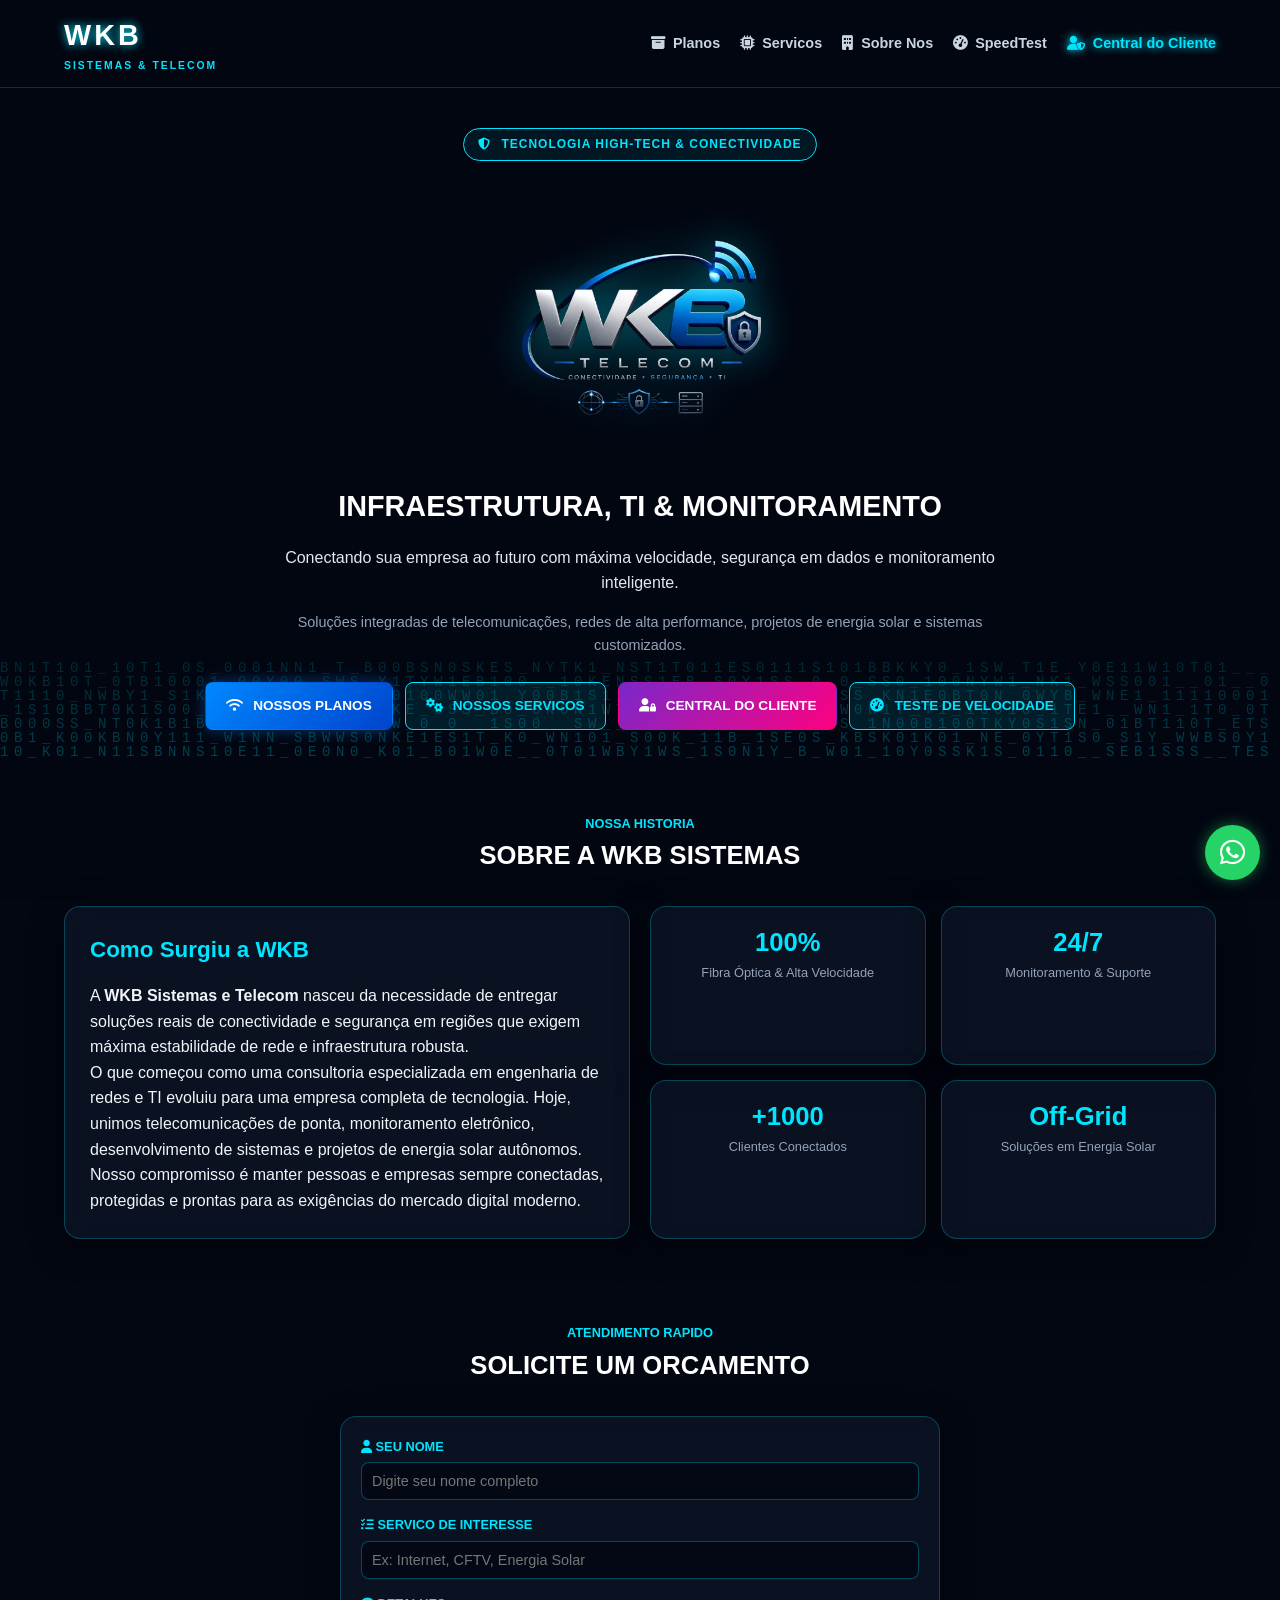
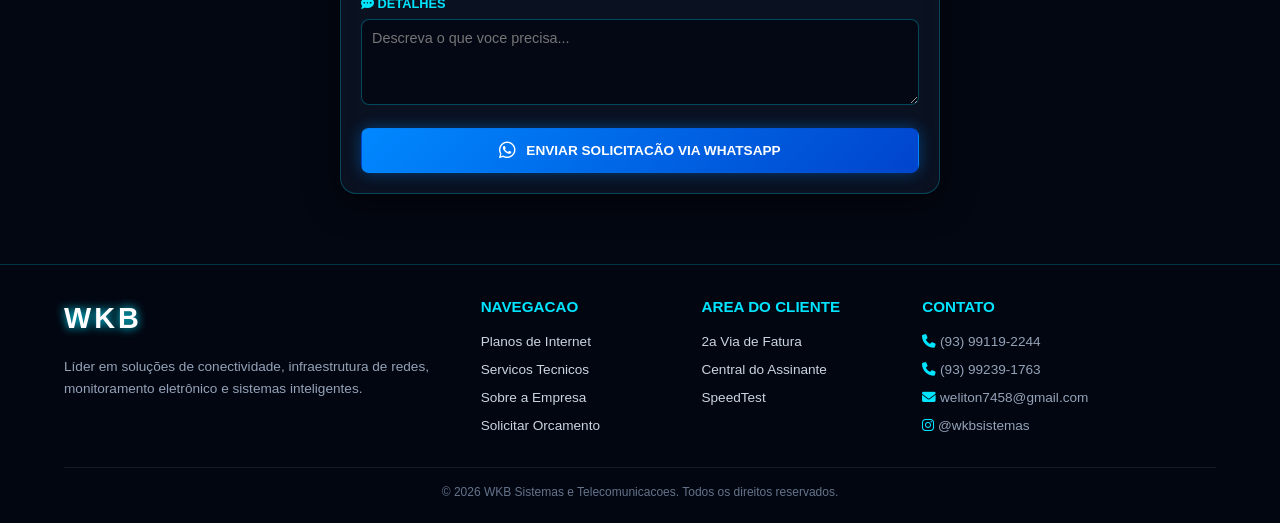
<file: index.html>
<!DOCTYPE html>
<html lang="pt-BR">
<head>
  <meta charset="UTF-8">
  <meta name="viewport" content="width=device-width, initial-scale=1.0">
  <title>WKB Sistemas | Conectividade &amp; Seguran�a High-Tech</title>
  <link rel="stylesheet" href="https://cdnjs.cloudflare.com/ajax/libs/font-awesome/6.4.0/css/all.min.css">
  <link rel="stylesheet" href="style.css">
</head>
<body>

  <!-- TELA INICIAL OVERLAY (Removida ap�s o carregamento) -->
  <div id="introOverlay" class="intro-overlay">
    <div class="glass-card intro-box">
      <div class="intro-header">
        <span class="logo-wkb">WKB</span>
        <span class="status-pulse"></span>
      </div>
      <p class="intro-title"><i class="fa-solid fa-server"></i> CONECTANDO AO SERVIDOR...</p>
      
      <div class="intro-stats">
        <div class="stat-line"><span>STATUS DA REDE:</span> <strong style="color: #00e5ff;">ONLINE</strong></div>
        <div class="stat-line"><span>LAT&Ecirc;NCIA:</span> <strong id="pingVal">12 ms</strong></div>
        <div class="stat-line"><span>SEGURAN&Ccedil;A:</span> <strong style="color: #25d366;">CRIPTOGRAFADO</strong></div>
      </div>

      <div class="progress-bar-container">
        <div id="progressBar" class="progress-bar"></div>
      </div>
    </div>
  </div>

  <canvas id="serverCanvas"></canvas>

  <header class="navbar">
    <div class="container nav-container">
      <a href="#" class="brand-logo">
        <span class="logo-wkb">WKB</span>
        <span class="logo-sub">SISTEMAS &amp; TELECOM</span>
      </a>

      <button class="menu-toggle" id="menuToggle" aria-label="Abrir Menu">
        <i class="fa-solid fa-bars"></i>
      </button>

      <nav class="nav-menu" id="navMenu">
        <ul class="nav-links">
          <li><a href="./planos/index.html"><i class="fa-solid fa-box-archive"></i> Planos</a></li>
          <li><a href="./servicos/index.html"><i class="fa-solid fa-microchip"></i> Servicos</a></li>
          <li><a href="#sobre"><i class="fa-solid fa-building"></i> Sobre Nos</a></li>
          <li><a href="https://www.speedtest.net/" target="_blank" rel="noopener noreferrer"><i class="fa-solid fa-gauge-high"></i> SpeedTest</a></li>
          <li><a href="https://wkbtelecom.centralassinante.com.br/" target="_blank" rel="noopener noreferrer" class="link-destaque"><i class="fa-solid fa-user-shield"></i> Central do Cliente</a></li>
        </ul>
      </nav>
    </div>
  </header>

  <section class="hero">
    <div class="container hero-container">
      
      <div class="badge-cyber">
        <i class="fa-solid fa-shield-halved"></i> TECNOLOGIA HIGH-TECH &amp; CONECTIVIDADE
      </div>

      <div class="hero-logo-wrapper">
        <img src="logo.png" alt="WKB Logo" class="hero-logo-img">
      </div>

      <h1 class="hero-title">Infraestrutura, TI &amp; Monitoramento</h1>

      <p class="hero-tagline">
        Conectando sua empresa ao futuro com m&aacute;xima velocidade, seguran&ccedil;a em dados e monitoramento inteligente.
      </p>

      <p class="hero-description">
        Solu&ccedil;&otilde;es integradas de telecomunica&ccedil;&otilde;es, redes de alta performance, projetos de energia solar e sistemas customizados.
      </p>

      <div class="hero-actions">
        <a href="./planos/index.html" class="btn-cyber btn-glow-blue">
          <i class="fa-solid fa-wifi"></i> NOSSOS PLANOS
        </a>

        <a href="./servicos/index.html" class="btn-cyber btn-glow-cyan">
          <i class="fa-solid fa-gears"></i> NOSSOS SERVICOS
        </a>

        <a href="https://wkbtelecom.centralassinante.com.br/" target="_blank" rel="noopener noreferrer" class="btn-cyber btn-glow-purple">
          <i class="fa-solid fa-user-lock"></i> CENTRAL DO CLIENTE
        </a>

        <a href="https://www.speedtest.net/" target="_blank" rel="noopener noreferrer" class="btn-cyber btn-glow-cyan">
          <i class="fa-solid fa-gauge-high"></i> TESTE DE VELOCIDADE
        </a>
      </div>

    </div>
  </section>

  <section class="about-section" id="sobre">
    <div class="container">
      <div class="section-header">
        <span class="section-subtitle">Nossa Historia</span>
        <h2 class="section-title">Sobre a WKB Sistemas</h2>
      </div>

      <div class="about-grid">
        <div class="glass-card about-content" style="padding: 25px;">
          <h3 style="color: #00e5ff; font-size: 1.4rem; margin-bottom: 15px;">Como Surgiu a WKB</h3>
          <p>
            A <strong>WKB Sistemas e Telecom</strong> nasceu da necessidade de entregar solu&ccedil;&otilde;es reais de conectividade e seguran&ccedil;a em regi&otilde;es que exigem m&aacute;xima estabilidade de rede e infraestrutura robusta.
          </p>
          <p>
            O que come&ccedil;ou como uma consultoria especializada em engenharia de redes e TI evoluiu para uma empresa completa de tecnologia. Hoje, unimos telecomunica&ccedil;&otilde;es de ponta, monitoramento eletr&ocirc;nico, desenvolvimento de sistemas e projetos de energia solar aut&ocirc;nomos.
          </p>
          <p>
            Nosso compromisso &eacute; manter pessoas e empresas sempre conectadas, protegidas e prontas para as exig&ecirc;ncias do mercado digital moderno.
          </p>
        </div>

        <div class="stats-grid">
          <div class="glass-card stat-box">
            <div class="stat-number">100%</div>
            <div class="stat-label">Fibra &Oacute;ptica &amp; Alta Velocidade</div>
          </div>
          <div class="glass-card stat-box">
            <div class="stat-number">24/7</div>
            <div class="stat-label">Monitoramento &amp; Suporte</div>
          </div>
          <div class="glass-card stat-box">
            <div class="stat-number">+1000</div>
            <div class="stat-label">Clientes Conectados</div>
          </div>
          <div class="glass-card stat-box">
            <div class="stat-number">Off-Grid</div>
            <div class="stat-label">Solu&ccedil;&otilde;es em Energia Solar</div>
          </div>
        </div>
      </div>
    </div>
  </section>

  <section class="contact-section" id="contato">
    <div class="container">
      <div class="section-header">
        <span class="section-subtitle">Atendimento Rapido</span>
        <h2 class="section-title">Solicite um Orcamento</h2>
      </div>

      <div class="glass-card contact-box">
        <form id="whatsappForm">
          <div class="form-group">
            <label for="nome"><i class="fa-solid fa-user"></i> SEU NOME</label>
            <input type="text" id="nome" class="form-control" required placeholder="Digite seu nome completo">
          </div>

          <div class="form-group">
            <label for="servico"><i class="fa-solid fa-list-check"></i> SERVICO DE INTERESSE</label>
            <input type="text" id="servico" class="form-control" placeholder="Ex: Internet, CFTV, Energia Solar">
          </div>

          <div class="form-group">
            <label for="mensagem"><i class="fa-solid fa-comment-dots"></i> DETALHES</label>
            <textarea id="mensagem" class="form-control" rows="4" placeholder="Descreva o que voce precisa..."></textarea>
          </div>

          <button type="submit" class="btn-cyber btn-glow-blue" style="width: 100%;">
            <i class="fa-brands fa-whatsapp" style="font-size: 1.2rem;"></i> ENVIAR SOLICITAC&Atilde;O VIA WHATSAPP
          </button>
        </form>
      </div>
    </div>
  </section>

  <footer class="footer">
    <div class="container">
      <div class="footer-grid">
        
        <div class="footer-col">
          <span class="logo-wkb">WKB</span>
          <p style="margin-top: 15px;">
            L&iacute;der em solu&ccedil;&otilde;es de conectividade, infraestrutura de redes, monitoramento eletr&ocirc;nico e sistemas inteligentes.
          </p>
        </div>

        <div class="footer-col">
          <h4>Navegacao</h4>
          <ul>
            <li><a href="./planos/index.html">Planos de Internet</a></li>
            <li><a href="./servicos/index.html">Servicos Tecnicos</a></li>
            <li><a href="#sobre">Sobre a Empresa</a></li>
            <li><a href="#contato">Solicitar Orcamento</a></li>
          </ul>
        </div>

        <div class="footer-col">
          <h4>Area do Cliente</h4>
          <ul>
            <li><a href="https://wkbtelecom.centralassinante.com.br/" target="_blank">2a Via de Fatura</a></li>
            <li><a href="https://wkbtelecom.centralassinante.com.br/" target="_blank">Central do Assinante</a></li>
            <li><a href="https://www.speedtest.net/" target="_blank">SpeedTest</a></li>
          </ul>
        </div>

        <div class="footer-col">
          <h4>Contato</h4>
          <p><i class="fa-solid fa-phone" style="color: #00e5ff;"></i> (93) 99119-2244</p>
          <p><i class="fa-solid fa-phone" style="color: #00e5ff;"></i> (93) 99239-1763</p>
          <p><i class="fa-solid fa-envelope" style="color: #00e5ff;"></i> weliton7458@gmail.com</p>
          <p><i class="fa-brands fa-instagram" style="color: #00e5ff;"></i> @wkbsistemas</p>
        </div>

      </div>

      <div class="footer-bottom">
        <p>&copy; 2026 WKB Sistemas e Telecomunicacoes. Todos os direitos reservados.</p>
      </div>
    </div>
  </footer>

  <!-- WIDGET FLUTUANTE DO WHATSAPP (FECHADO POR PADR�O) -->
  <div class="wa-widget-container">
    <div id="waChatBox" class="wa-chat-box">
      <div class="wa-chat-header">
        <div class="wa-profile">
          <img src="logo.png" alt="WKB Logo" class="wa-avatar">
          <div class="wa-user-info">
            <strong>WKB Sistemas &amp; Telecom</strong>
            <span id="waStatus">Online</span>
          </div>
        </div>
        <button id="waCloseBtn" class="wa-close-btn">&times;</button>
      </div>

      <div class="wa-chat-body">
        <div class="wa-msg-bubble">
          <p>Ol&aacute;! Seja bem-vindo &agrave; WKB Sistemas. &#128075;</p>
          <p>Como podemos te ajudar hoje?</p>
          <span class="wa-msg-time">Agora</span>
        </div>
      </div>

      <div class="wa-chat-footer">
        <input type="text" id="waInputMsg" placeholder="Digite sua mensagem..." class="wa-input">
        <button id="waSendBtn" class="wa-send-btn"><i class="fa-solid fa-paper-plane"></i></button>
      </div>
    </div>

    <button id="waFloatBtn" class="wa-float-btn" aria-label="Abrir WhatsApp">
      <i class="fa-brands fa-whatsapp"></i>
    </button>
  </div>

  <script src="script.js"></script>
</body>
</html>
</file>
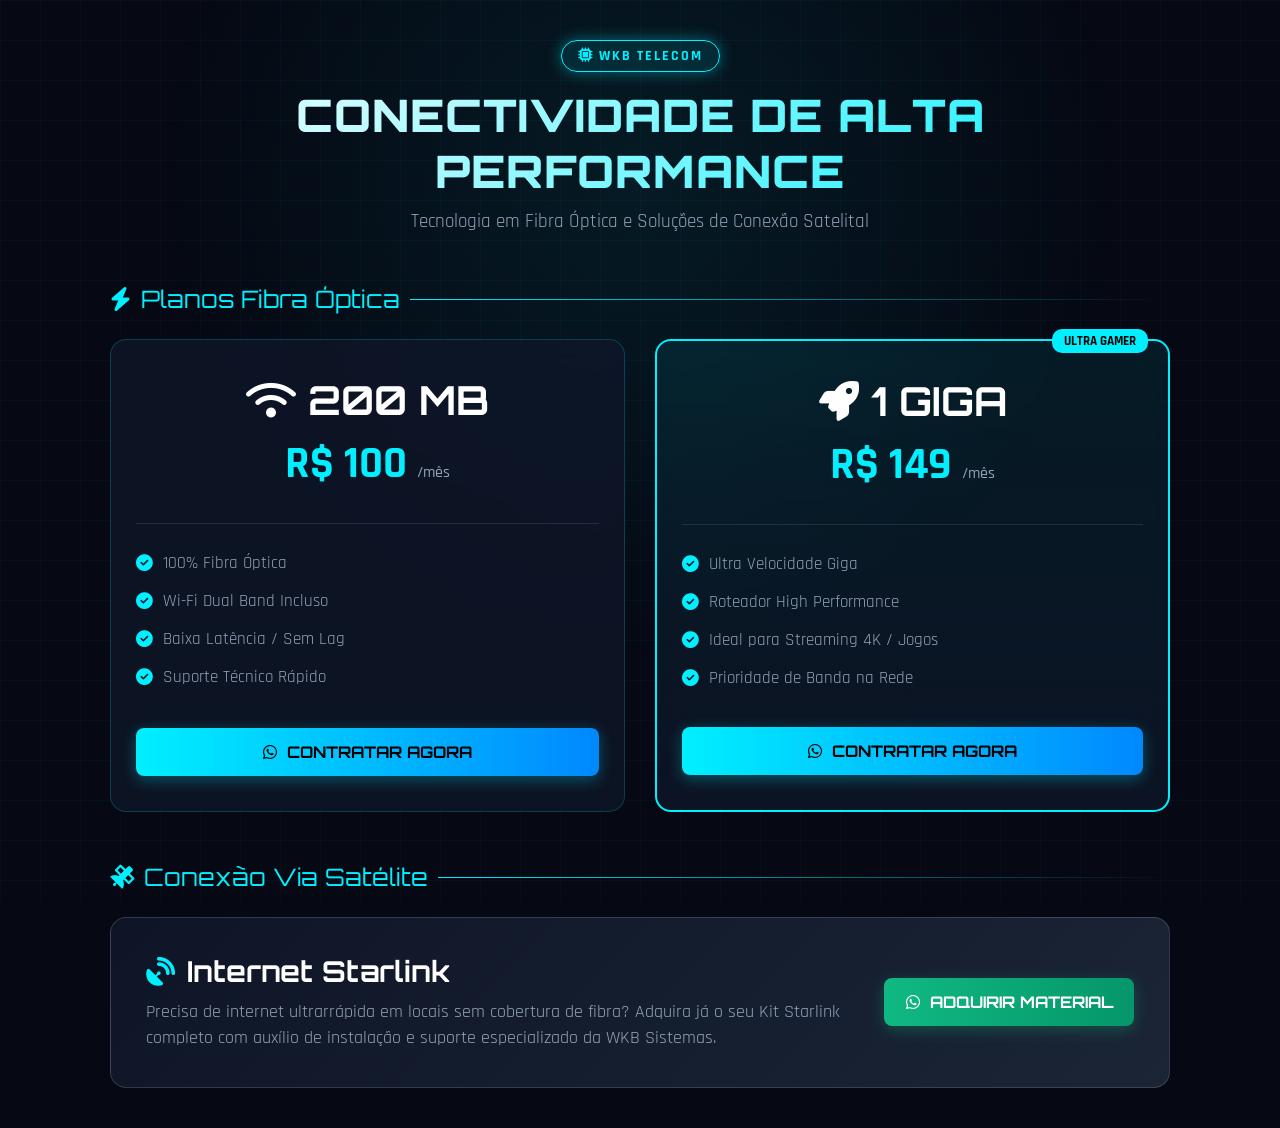
<file: planos/index.html>
<!DOCTYPE html>
<html lang="pt-BR">
<head>
    <meta charset="UTF-8">
    <meta name="viewport" content="width=device-width, initial-scale=1.0">
    <title>WKB Telecom - Planos de Internet & Starlink</title>
    
    <!-- Fontes Tech -->
    <link rel="preconnect" href="https://fonts.googleapis.com">
    <link rel="preconnect" href="https://fonts.gstatic.com" crossorigin>
    <link href="https://fonts.googleapis.com/css2?family=Orbitron:wght@500;700;900&family=Rajdhani:wght@500;600;700&display=swap" rel="stylesheet">
    <link rel="stylesheet" href="https://cdnjs.cloudflare.com/ajax/libs/font-awesome/6.4.0/css/all.min.css">

    <style>
        :root {
            --bg-color: #060913;
            --card-bg: rgba(15, 23, 42, 0.75);
            --primary-cyan: #00f0ff;
            --glow-cyan: rgba(0, 240, 255, 0.4);
            --text-main: #f8fafc;
            --text-sub: #94a3b8;
        }

        * {
            margin: 0;
            padding: 0;
            box-sizing: border-box;
            font-family: 'Rajdhani', sans-serif;
        }

        body {
            background-color: var(--bg-color);
            color: var(--text-main);
            min-height: 100vh;
            overflow-x: hidden;
            position: relative;
        }

        /* Animação de Fundo Tech Grid */
        body::before {
            content: "";
            position: fixed;
            top: 0; left: 0; right: 0; bottom: 0;
            background: 
                radial-gradient(circle at 50% 20%, rgba(0, 240, 255, 0.08) 0%, transparent 50%),
                linear-gradient(rgba(0, 240, 255, 0.03) 1px, transparent 1px),
                linear-gradient(90deg, rgba(0, 240, 255, 0.03) 1px, transparent 1px);
            background-size: 100% 100%, 40px 40px, 40px 40px;
            z-index: -1;
            animation: gridMove 20s linear infinite;
        }

        @keyframes gridMove {
            0% { background-position: 0 0, 0 0, 0 0; }
            100% { background-position: 0 0, 0 40px, 40px 0; }
        }

        .container {
            max-width: 1100px;
            margin: 0 auto;
            padding: 40px 20px;
        }

        header {
            text-align: center;
            margin-bottom: 50px;
        }

        .badge-tech {
            display: inline-block;
            padding: 6px 16px;
            background: rgba(0, 240, 255, 0.1);
            border: 1px solid var(--primary-cyan);
            color: var(--primary-cyan);
            border-radius: 20px;
            font-size: 0.9rem;
            font-weight: 700;
            letter-spacing: 2px;
            text-transform: uppercase;
            box-shadow: 0 0 15px var(--glow-cyan);
            margin-bottom: 15px;
            animation: pulse 2s infinite alternate;
        }

        h1 {
            font-family: 'Orbitron', sans-serif;
            font-size: 2.8rem;
            font-weight: 900;
            letter-spacing: 1px;
            text-transform: uppercase;
            background: linear-gradient(135deg, #ffffff 0%, var(--primary-cyan) 100%);
            -webkit-background-clip: text;
            -webkit-text-fill-color: transparent;
            margin-bottom: 10px;
        }

        p.subtitle {
            color: var(--text-sub);
            font-size: 1.2rem;
        }

        .section-title {
            font-family: 'Orbitron', sans-serif;
            font-size: 1.5rem;
            color: var(--primary-cyan);
            margin-bottom: 25px;
            display: flex;
            align-items: center;
            gap: 10px;
        }

        .section-title::after {
            content: "";
            flex: 1;
            height: 1px;
            background: linear-gradient(90deg, var(--primary-cyan), transparent);
        }

        .plans-grid {
            display: grid;
            grid-template-columns: repeat(auto-fit, minmax(300px, 1fr));
            gap: 30px;
            margin-bottom: 50px;
        }

        .plan-card {
            background: var(--card-bg);
            border: 1px solid rgba(0, 240, 255, 0.2);
            border-radius: 16px;
            padding: 35px 25px;
            position: relative;
            backdrop-filter: blur(10px);
            transition: all 0.3s ease;
            display: flex;
            flex-direction: column;
            justify-content: space-between;
        }

        .plan-card:hover {
            transform: translateY(-8px);
            border-color: var(--primary-cyan);
            box-shadow: 0 10px 30px var(--glow-cyan);
        }

        .plan-card.highlight {
            border: 2px solid var(--primary-cyan);
            background: linear-gradient(180deg, rgba(0, 240, 255, 0.08) 0%, var(--card-bg) 100%);
        }

        .popular-badge {
            position: absolute;
            top: -12px;
            right: 20px;
            background: var(--primary-cyan);
            color: #000;
            font-weight: 800;
            font-size: 0.8rem;
            padding: 4px 12px;
            border-radius: 10px;
            text-transform: uppercase;
        }

        .plan-header {
            text-align: center;
            border-bottom: 1px solid rgba(255, 255, 255, 0.1);
            padding-bottom: 20px;
            margin-bottom: 20px;
        }

        .plan-speed {
            font-family: 'Orbitron', sans-serif;
            font-size: 2.5rem;
            font-weight: 700;
            color: #fff;
        }

        .plan-price {
            font-size: 2.8rem;
            font-weight: 800;
            color: var(--primary-cyan);
            margin: 10px 0;
        }

        .plan-price span {
            font-size: 1rem;
            color: var(--text-sub);
            font-weight: 500;
        }

        .plan-features {
            list-style: none;
            margin-bottom: 30px;
        }

        .plan-features li {
            padding: 8px 0;
            color: var(--text-sub);
            display: flex;
            align-items: center;
            gap: 10px;
            font-size: 1.05rem;
        }

        .plan-features li i {
            color: var(--primary-cyan);
        }

        .btn-action {
            display: flex;
            align-items: center;
            justify-content: center;
            gap: 10px;
            width: 100%;
            padding: 14px;
            background: linear-gradient(90deg, #00f0ff, #0088ff);
            color: #000;
            font-family: 'Orbitron', sans-serif;
            font-size: 1rem;
            font-weight: 700;
            text-transform: uppercase;
            text-decoration: none;
            border-radius: 8px;
            transition: all 0.3s ease;
            box-shadow: 0 4px 15px rgba(0, 240, 255, 0.3);
        }

        .btn-action:hover {
            box-shadow: 0 0 25px var(--primary-cyan);
            transform: scale(1.02);
            color: #000;
        }

        .starlink-card {
            background: linear-gradient(135deg, rgba(15, 23, 42, 0.9) 0%, rgba(30, 41, 59, 0.9) 100%);
            border: 1px solid rgba(255, 255, 255, 0.15);
            border-radius: 16px;
            padding: 35px;
            display: grid;
            grid-template-columns: 1fr 250px;
            align-items: center;
            gap: 30px;
        }

        .starlink-info h2 {
            font-family: 'Orbitron', sans-serif;
            font-size: 1.8rem;
            color: #fff;
            margin-bottom: 10px;
            display: flex;
            align-items: center;
            gap: 12px;
        }

        .starlink-info p {
            color: var(--text-sub);
            font-size: 1.1rem;
            line-height: 1.5;
        }

        .btn-starlink {
            background: linear-gradient(90deg, #10b981, #059669);
            color: #fff;
            box-shadow: 0 4px 15px rgba(16, 185, 129, 0.3);
        }

        .btn-starlink:hover {
            box-shadow: 0 0 25px rgba(16, 185, 129, 0.6);
            color: #fff;
        }

        @keyframes pulse {
            0% { box-shadow: 0 0 5px var(--glow-cyan); }
            100% { box-shadow: 0 0 20px var(--glow-cyan); }
        }

        @media (max-width: 768px) {
            h1 { font-size: 2rem; }
            .starlink-card {
                grid-template-columns: 1fr;
                text-align: center;
            }
            .starlink-info h2 {
                justify-content: center;
            }
        }
    </style>
</head>
<body>

    <div class="container">
        <header>
            <div class="badge-tech"><i class="fa-solid fa-microchip"></i> WKB Telecom</div>
            <h1>Conectividade de Alta Performance</h1>
            <p class="subtitle">Tecnologia em Fibra Óptica e Soluções de Conexão Satelital</p>
        </header>

        <div class="section-title">
            <i class="fa-solid fa-bolt"></i> Planos Fibra Óptica
        </div>

        <div class="plans-grid">
            <!-- Plano 200 MB -->
            <div class="plan-card">
                <div>
                    <div class="plan-header">
                        <div class="plan-speed"><i class="fa-solid fa-wifi"></i> 200 MB</div>
                        <div class="plan-price">R$ 100 <span>/mês</span></div>
                    </div>
                    <ul class="plan-features">
                        <li><i class="fa-solid fa-circle-check"></i> 100% Fibra Óptica</li>
                        <li><i class="fa-solid fa-circle-check"></i> Wi-Fi Dual Band Incluso</li>
                        <li><i class="fa-solid fa-circle-check"></i> Baixa Latência / Sem Lag</li>
                        <li><i class="fa-solid fa-circle-check"></i> Suporte Técnico Rápido</li>
                    </ul>
                </div>
                <a href="https://wa.me/5593991192244?text=Ol%C3%A1!%20Gostaria%20de%20contratar%20o%20plano%20de%20Fibra%20%C3%93ptica%20de%20200%20MB%20por%20R%24%20100%2Fm%C3%AAs." target="_blank" class="btn-action">
                    <i class="fa-brands fa-whatsapp"></i> Contratar Agora
                </a>
            </div>

            <!-- Plano 1 GB -->
            <div class="plan-card highlight">
                <div class="popular-badge">Ultra Gamer</div>
                <div>
                    <div class="plan-header">
                        <div class="plan-speed"><i class="fa-solid fa-rocket"></i> 1 GIGA</div>
                        <div class="plan-price">R$ 149 <span>/mês</span></div>
                    </div>
                    <ul class="plan-features">
                        <li><i class="fa-solid fa-circle-check"></i> Ultra Velocidade Giga</li>
                        <li><i class="fa-solid fa-circle-check"></i> Roteador High Performance</li>
                        <li><i class="fa-solid fa-circle-check"></i> Ideal para Streaming 4K / Jogos</li>
                        <li><i class="fa-solid fa-circle-check"></i> Prioridade de Banda na Rede</li>
                    </ul>
                </div>
                <a href="https://wa.me/5593991192244?text=Ol%C3%A1!%20Gostaria%20de%20contratar%20o%20plano%20Ultra%20Fibra%20de%201%20GB%20por%20R%24%20149%2Fm%C3%AAs." target="_blank" class="btn-action">
                    <i class="fa-brands fa-whatsapp"></i> Contratar Agora
                </a>
            </div>
        </div>

        <div class="section-title">
            <i class="fa-solid fa-satellite"></i> Conexão Via Satélite
        </div>

        <div class="starlink-card">
            <div class="starlink-info">
                <h2><i class="fa-solid fa-satellite-dish" style="color: var(--primary-cyan);"></i> Internet Starlink</h2>
                <p>Precisa de internet ultrarrápida em locais sem cobertura de fibra? Adquira já o seu Kit Starlink completo com auxílio de instalação e suporte especializado da WKB Sistemas.</p>
            </div>
            <div>
                <a href="https://wa.me/5593991192244?text=Ol%C3%A1!%20Tenho%20interesse%20em%20adquirir%20o%20material%2Fkit%20da%20Internet%20Starlink." target="_blank" class="btn-action btn-starlink">
                    <i class="fa-brands fa-whatsapp"></i> Adquirir Material
                </a>
            </div>
        </div>
    </div>

</body>
</html>
</file>
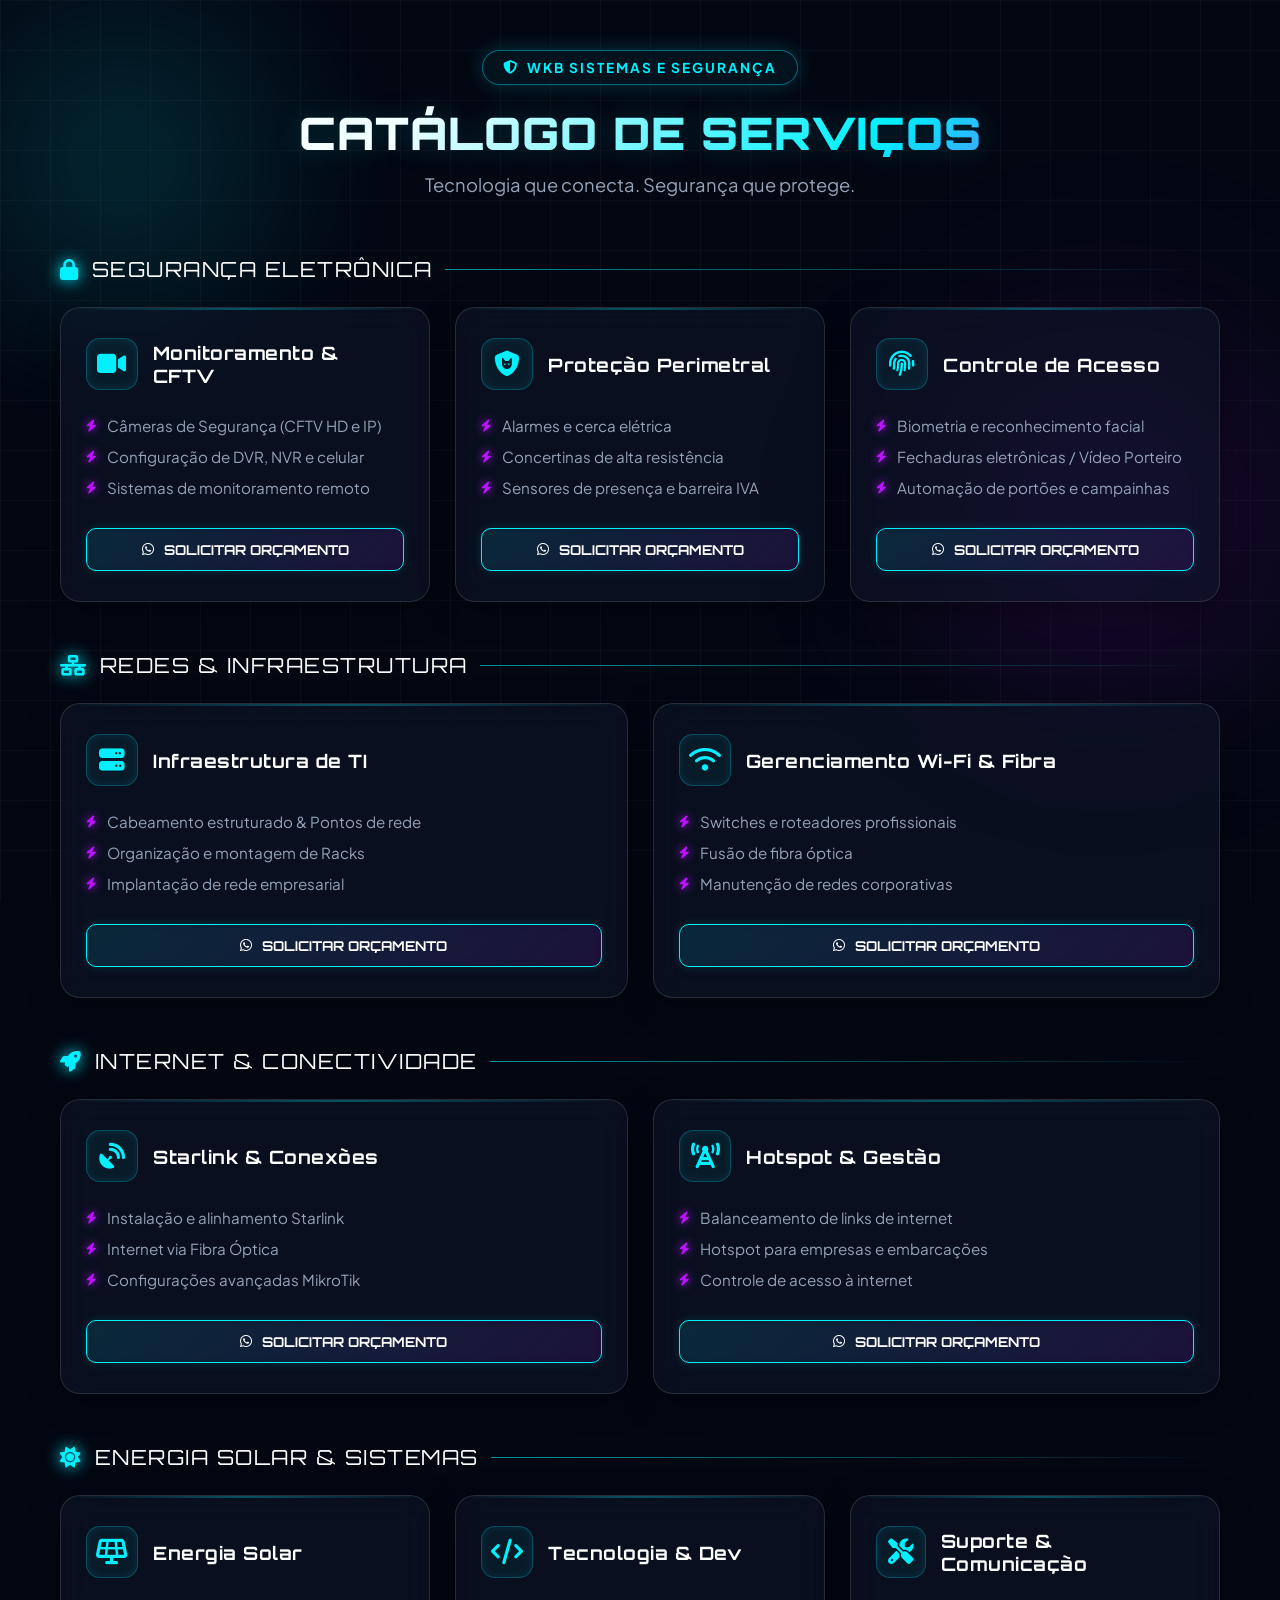
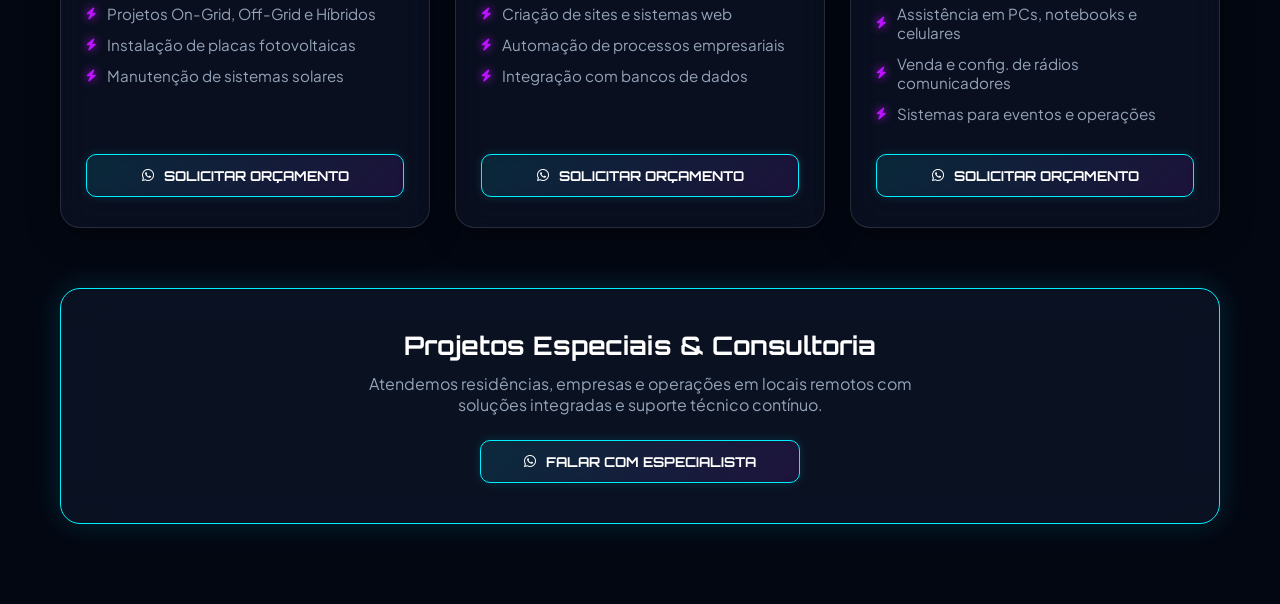
<file: servicos/index.html>
<!DOCTYPE html>
<html lang="pt-BR">
<head>
    <meta charset="UTF-8">
    <meta name="viewport" content="width=device-width, initial-scale=1.0">
    <title>Serviços | WKB Sistemas e Segurança</title>
    
    <!-- Fontes Google -->
    <link rel="preconnect" href="https://fonts.googleapis.com">
    <link rel="preconnect" href="https://fonts.gstatic.com" crossorigin>
    <link href="https://fonts.googleapis.com/css2?family=Orbitron:wght@600;800;900&family=Plus+Jakarta+Sans:wght@400;500;600;700&display=swap" rel="stylesheet">
    <link rel="stylesheet" href="https://cdnjs.cloudflare.com/ajax/libs/font-awesome/6.4.0/css/all.min.css">

    <style>
        :root {
            --bg-color: #030712;
            --glass-bg: rgba(15, 23, 42, 0.55);
            --glass-border: rgba(255, 255, 255, 0.12);
            --neon-cyan: #00f0ff;
            --neon-purple: #bc13fe;
            --neon-green: #10b981;
            --text-main: #f8fafc;
            --text-sub: #94a3b8;
        }

        * {
            margin: 0;
            padding: 0;
            box-sizing: border-box;
            font-family: 'Plus Jakarta Sans', sans-serif;
        }

        body {
            background-color: var(--bg-color);
            color: var(--text-main);
            min-height: 100vh;
            overflow-x: hidden;
            position: relative;
        }

        /* Esferas com Brilho Neon de Fundo */
        .glow-sphere-1 {
            position: fixed;
            top: -10%;
            left: -10%;
            width: 500px;
            height: 500px;
            background: radial-gradient(circle, rgba(0, 240, 255, 0.15) 0%, transparent 70%);
            z-index: -1;
            filter: blur(50px);
        }

        .glow-sphere-2 {
            position: fixed;
            bottom: 10%;
            right: -10%;
            width: 600px;
            height: 600px;
            background: radial-gradient(circle, rgba(188, 19, 254, 0.15) 0%, transparent 70%);
            z-index: -1;
            filter: blur(60px);
        }

        /* Grid de Fundo Futurista */
        body::before {
            content: "";
            position: fixed;
            top: 0; left: 0; right: 0; bottom: 0;
            background-image: 
                linear-gradient(rgba(255, 255, 255, 0.03) 1px, transparent 1px),
                linear-gradient(90deg, rgba(255, 255, 255, 0.03) 1px, transparent 1px);
            background-size: 50px 50px;
            z-index: -1;
        }

        .container {
            max-width: 1200px;
            margin: 0 auto;
            padding: 50px 20px 80px 20px;
        }

        header {
            text-align: center;
            margin-bottom: 60px;
        }

        /* Badge Estilo Vidro Neon */
        .badge-tech {
            display: inline-flex;
            align-items: center;
            gap: 8px;
            padding: 8px 20px;
            background: rgba(0, 240, 255, 0.05);
            border: 1px solid rgba(0, 240, 255, 0.4);
            color: var(--neon-cyan);
            border-radius: 50px;
            font-size: 0.85rem;
            font-weight: 700;
            letter-spacing: 2px;
            text-transform: uppercase;
            backdrop-filter: blur(10px);
            box-shadow: 0 0 20px rgba(0, 240, 255, 0.2);
            margin-bottom: 20px;
        }

        h1 {
            font-family: 'Orbitron', sans-serif;
            font-size: 2.8rem;
            font-weight: 900;
            letter-spacing: 1px;
            text-transform: uppercase;
            background: linear-gradient(135deg, #ffffff 30%, var(--neon-cyan) 70%, var(--neon-purple) 100%);
            -webkit-background-clip: text;
            -webkit-text-fill-color: transparent;
            margin-bottom: 12px;
            text-shadow: 0 0 30px rgba(0, 240, 255, 0.2);
        }

        p.subtitle {
            color: var(--text-sub);
            font-size: 1.15rem;
        }

        /* Título de Seção com Vidro e Neon */
        .category-title {
            font-family: 'Orbitron', sans-serif;
            font-size: 1.3rem;
            color: #fff;
            margin: 50px 0 25px 0;
            display: flex;
            align-items: center;
            gap: 12px;
            text-transform: uppercase;
            letter-spacing: 1.5px;
        }

        .category-title i {
            color: var(--neon-cyan);
            filter: drop-shadow(0 0 8px var(--neon-cyan));
        }

        .category-title::after {
            content: "";
            flex: 1;
            height: 1px;
            background: linear-gradient(90deg, rgba(0, 240, 255, 0.6), transparent);
        }

        /* Grid de Cards */
        .services-grid {
            display: grid;
            grid-template-columns: repeat(auto-fit, minmax(320px, 1fr));
            gap: 25px;
        }

        /* CARD GLASSMORPHISM NEON */
        .service-card {
            background: var(--glass-bg);
            border: 1px solid var(--glass-border);
            border-radius: 20px;
            padding: 30px 25px;
            backdrop-filter: blur(16px);
            -webkit-backdrop-filter: blur(16px);
            box-shadow: 0 8px 32px 0 rgba(0, 0, 0, 0.37);
            transition: all 0.4s cubic-bezier(0.175, 0.885, 0.32, 1.275);
            display: flex;
            flex-direction: column;
            justify-content: space-between;
            position: relative;
            overflow: hidden;
        }

        .service-card::before {
            content: "";
            position: absolute;
            top: 0; left: 0; right: 0; height: 2px;
            background: linear-gradient(90deg, transparent, var(--neon-cyan), transparent);
            opacity: 0.3;
            transition: 0.4s;
        }

        .service-card:hover {
            transform: translateY(-8px) scale(1.01);
            border-color: rgba(0, 240, 255, 0.5);
            box-shadow: 0 15px 35px rgba(0, 240, 255, 0.15), 0 0 15px rgba(188, 19, 254, 0.15);
        }

        .service-card:hover::before {
            opacity: 1;
            background: linear-gradient(90deg, var(--neon-cyan), var(--neon-purple));
        }

        .card-header {
            display: flex;
            align-items: center;
            gap: 15px;
            margin-bottom: 20px;
        }

        /* Ícone Neon */
        .card-icon {
            font-size: 1.6rem;
            color: var(--neon-cyan);
            width: 52px;
            height: 52px;
            background: rgba(0, 240, 255, 0.05);
            border-radius: 14px;
            display: flex;
            align-items: center;
            justify-content: center;
            border: 1px solid rgba(0, 240, 255, 0.25);
            box-shadow: inset 0 0 10px rgba(0, 240, 255, 0.1);
        }

        .card-title {
            font-family: 'Orbitron', sans-serif;
            font-size: 1.15rem;
            color: #fff;
            letter-spacing: 0.5px;
        }

        .service-list {
            list-style: none;
            margin-bottom: 25px;
        }

        .service-list li {
            color: var(--text-sub);
            font-size: 0.95rem;
            padding: 6px 0;
            display: flex;
            align-items: center;
            gap: 10px;
        }

        .service-list li i {
            color: var(--neon-purple);
            font-size: 0.75rem;
            filter: drop-shadow(0 0 5px var(--neon-purple));
        }

        /* Botão Vidro Neon */
        .btn-action {
            display: flex;
            align-items: center;
            justify-content: center;
            gap: 10px;
            width: 100%;
            padding: 12px;
            background: linear-gradient(135deg, rgba(0, 240, 255, 0.1) 0%, rgba(188, 19, 254, 0.1) 100%);
            border: 1px solid var(--neon-cyan);
            color: #fff;
            font-family: 'Orbitron', sans-serif;
            font-size: 0.85rem;
            font-weight: 700;
            text-transform: uppercase;
            text-decoration: none;
            border-radius: 10px;
            backdrop-filter: blur(5px);
            transition: all 0.3s ease;
            box-shadow: 0 0 10px rgba(0, 240, 255, 0.15);
        }

        .btn-action:hover {
            background: linear-gradient(135deg, var(--neon-cyan) 0%, var(--neon-purple) 100%);
            color: #000;
            border-color: transparent;
            box-shadow: 0 0 25px rgba(0, 240, 255, 0.5);
            transform: translateY(-2px);
        }

        /* Card de Consultoria Especial */
        .special-card {
            background: rgba(15, 23, 42, 0.7);
            border: 1px solid var(--neon-cyan);
            border-radius: 20px;
            padding: 40px 25px;
            margin-top: 60px;
            text-align: center;
            backdrop-filter: blur(20px);
            box-shadow: 0 0 30px rgba(0, 240, 255, 0.15);
            position: relative;
        }

        .special-card h2 {
            font-family: 'Orbitron', sans-serif;
            color: #fff;
            font-size: 1.6rem;
            margin-bottom: 12px;
        }

        .special-card p {
            color: var(--text-sub);
            margin-bottom: 25px;
            max-width: 600px;
            margin-left: auto;
            margin-right: auto;
        }

        @media (max-width: 768px) {
            h1 { font-size: 2rem; }
        }
    </style>
</head>
<body>

    <!-- Esferas de luz no fundo -->
    <div class="glow-sphere-1"></div>
    <div class="glow-sphere-2"></div>

    <div class="container">
        <header>
            <div class="badge-tech"><i class="fa-solid fa-shield-halved"></i> WKB SISTEMAS E SEGURANÇA</div>
            <h1>Catálogo de Serviços</h1>
            <p class="subtitle">Tecnologia que conecta. Segurança que protege.</p>
        </header>

        <!-- 🔐 SEGURANÇA ELETRÔNICA -->
        <div class="category-title"><i class="fa-solid fa-lock"></i> Segurança Eletrônica</div>
        <div class="services-grid">
            <div class="service-card">
                <div>
                    <div class="card-header">
                        <div class="card-icon"><i class="fa-solid fa-video"></i></div>
                        <h3 class="card-title">Monitoramento & CFTV</h3>
                    </div>
                    <ul class="service-list">
                        <li><i class="fa-solid fa-bolt"></i> Câmeras de Segurança (CFTV HD e IP)</li>
                        <li><i class="fa-solid fa-bolt"></i> Configuração de DVR, NVR e celular</li>
                        <li><i class="fa-solid fa-bolt"></i> Sistemas de monitoramento remoto</li>
                    </ul>
                </div>
                <a href="https://wa.me/5593991192244?text=Ol%C3%A1!%20Quero%20um%20or%C3%A7amento%20para%20CFTV%20e%20Monitoramento." target="_blank" class="btn-action">
                    <i class="fa-brands fa-whatsapp"></i> Solicitar Orçamento
                </a>
            </div>

            <div class="service-card">
                <div>
                    <div class="card-header">
                        <div class="card-icon"><i class="fa-solid fa-shield-cat"></i></div>
                        <h3 class="card-title">Proteção Perimetral</h3>
                    </div>
                    <ul class="service-list">
                        <li><i class="fa-solid fa-bolt"></i> Alarmes e cerca elétrica</li>
                        <li><i class="fa-solid fa-bolt"></i> Concertinas de alta resistência</li>
                        <li><i class="fa-solid fa-bolt"></i> Sensores de presença e barreira IVA</li>
                    </ul>
                </div>
                <a href="https://wa.me/5593991192244?text=Ol%C3%A1!%20Quero%20um%20or%C3%A7amento%20para%20Prote%C3%A7%C3%A3o%20Perimetral." target="_blank" class="btn-action">
                    <i class="fa-brands fa-whatsapp"></i> Solicitar Orçamento
                </a>
            </div>

            <div class="service-card">
                <div>
                    <div class="card-header">
                        <div class="card-icon"><i class="fa-solid fa-fingerprint"></i></div>
                        <h3 class="card-title">Controle de Acesso</h3>
                    </div>
                    <ul class="service-list">
                        <li><i class="fa-solid fa-bolt"></i> Biometria e reconhecimento facial</li>
                        <li><i class="fa-solid fa-bolt"></i> Fechaduras eletrônicas / Vídeo Porteiro</li>
                        <li><i class="fa-solid fa-bolt"></i> Automação de portões e campainhas</li>
                    </ul>
                </div>
                <a href="https://wa.me/5593991192244?text=Ol%C3%A1!%20Quero%20um%20or%C3%A7amento%20para%20Controle%20de%20Acesso." target="_blank" class="btn-action">
                    <i class="fa-brands fa-whatsapp"></i> Solicitar Orçamento
                </a>
            </div>
        </div>

        <!-- 🌐 REDES E TI -->
        <div class="category-title"><i class="fa-solid fa-network-wired"></i> Redes & Infraestrutura</div>
        <div class="services-grid">
            <div class="service-card">
                <div>
                    <div class="card-header">
                        <div class="card-icon"><i class="fa-solid fa-server"></i></div>
                        <h3 class="card-title">Infraestrutura de TI</h3>
                    </div>
                    <ul class="service-list">
                        <li><i class="fa-solid fa-bolt"></i> Cabeamento estruturado & Pontos de rede</li>
                        <li><i class="fa-solid fa-bolt"></i> Organização e montagem de Racks</li>
                        <li><i class="fa-solid fa-bolt"></i> Implantação de rede empresarial</li>
                    </ul>
                </div>
                <a href="https://wa.me/5593991192244?text=Ol%C3%A1!%20Quero%20um%20or%C3%A7amento%20para%20Infraestrutura%20de%20Rede." target="_blank" class="btn-action">
                    <i class="fa-brands fa-whatsapp"></i> Solicitar Orçamento
                </a>
            </div>

            <div class="service-card">
                <div>
                    <div class="card-header">
                        <div class="card-icon"><i class="fa-solid fa-wifi"></i></div>
                        <h3 class="card-title">Gerenciamento Wi-Fi & Fibra</h3>
                    </div>
                    <ul class="service-list">
                        <li><i class="fa-solid fa-bolt"></i> Switches e roteadores profissionais</li>
                        <li><i class="fa-solid fa-bolt"></i> Fusão de fibra óptica</li>
                        <li><i class="fa-solid fa-bolt"></i> Manutenção de redes corporativas</li>
                    </ul>
                </div>
                <a href="https://wa.me/5593991192244?text=Ol%C3%A1!%20Quero%20um%20or%C3%A7amento%20para%20Gerenciamento%20de%20Rede." target="_blank" class="btn-action">
                    <i class="fa-brands fa-whatsapp"></i> Solicitar Orçamento
                </a>
            </div>
        </div>

        <!-- 🚀 INTERNET & STARLINK -->
        <div class="category-title"><i class="fa-solid fa-rocket"></i> Internet & Conectividade</div>
        <div class="services-grid">
            <div class="service-card">
                <div>
                    <div class="card-header">
                        <div class="card-icon"><i class="fa-solid fa-satellite-dish"></i></div>
                        <h3 class="card-title">Starlink & Conexões</h3>
                    </div>
                    <ul class="service-list">
                        <li><i class="fa-solid fa-bolt"></i> Instalação e alinhamento Starlink</li>
                        <li><i class="fa-solid fa-bolt"></i> Internet via Fibra Óptica</li>
                        <li><i class="fa-solid fa-bolt"></i> Configurações avançadas MikroTik</li>
                    </ul>
                </div>
                <a href="https://wa.me/5593991192244?text=Ol%C3%A1!%20Preciso%20de%20instala%C3%A7%C3%A3o%2Fsuporte%20Starlink%2FFibra." target="_blank" class="btn-action">
                    <i class="fa-brands fa-whatsapp"></i> Solicitar Orçamento
                </a>
            </div>

            <div class="service-card">
                <div>
                    <div class="card-header">
                        <div class="card-icon"><i class="fa-solid fa-tower-cell"></i></div>
                        <h3 class="card-title">Hotspot & Gestão</h3>
                    </div>
                    <ul class="service-list">
                        <li><i class="fa-solid fa-bolt"></i> Balanceamento de links de internet</li>
                        <li><i class="fa-solid fa-bolt"></i> Hotspot para empresas e embarcações</li>
                        <li><i class="fa-solid fa-bolt"></i> Controle de acesso à internet</li>
                    </ul>
                </div>
                <a href="https://wa.me/5593991192244?text=Ol%C3%A1!%20Tenho%20interesse%20em%20Hotspot%20e%20Balanceamento." target="_blank" class="btn-action">
                    <i class="fa-brands fa-whatsapp"></i> Solicitar Orçamento
                </a>
            </div>
        </div>

        <!-- ☀️ ENERGIA SOLAR & SISTEMAS -->
        <div class="category-title"><i class="fa-solid fa-sun"></i> Energia Solar & Sistemas</div>
        <div class="services-grid">
            <div class="service-card">
                <div>
                    <div class="card-header">
                        <div class="card-icon"><i class="fa-solid fa-solar-panel"></i></div>
                        <h3 class="card-title">Energia Solar</h3>
                    </div>
                    <ul class="service-list">
                        <li><i class="fa-solid fa-bolt"></i> Projetos On-Grid, Off-Grid e Híbridos</li>
                        <li><i class="fa-solid fa-bolt"></i> Instalação de placas fotovoltaicas</li>
                        <li><i class="fa-solid fa-bolt"></i> Manutenção de sistemas solares</li>
                    </ul>
                </div>
                <a href="https://wa.me/5593991192244?text=Ol%C3%A1!%20Quero%20um%20or%C3%A7amento%20para%20Energia%20Solar." target="_blank" class="btn-action">
                    <i class="fa-brands fa-whatsapp"></i> Solicitar Orçamento
                </a>
            </div>

            <div class="service-card">
                <div>
                    <div class="card-header">
                        <div class="card-icon"><i class="fa-solid fa-code"></i></div>
                        <h3 class="card-title">Tecnologia & Dev</h3>
                    </div>
                    <ul class="service-list">
                        <li><i class="fa-solid fa-bolt"></i> Criação de sites e sistemas web</li>
                        <li><i class="fa-solid fa-bolt"></i> Automação de processos empresariais</li>
                        <li><i class="fa-solid fa-bolt"></i> Integração com bancos de dados</li>
                    </ul>
                </div>
                <a href="https://wa.me/5593991192244?text=Ol%C3%A1!%20Preciso%20de%20um%20site%2Fsistema%20personalizado." target="_blank" class="btn-action">
                    <i class="fa-brands fa-whatsapp"></i> Solicitar Orçamento
                </a>
            </div>

            <div class="service-card">
                <div>
                    <div class="card-header">
                        <div class="card-icon"><i class="fa-solid fa-screwdriver-wrench"></i></div>
                        <h3 class="card-title">Suporte & Comunicação</h3>
                    </div>
                    <ul class="service-list">
                        <li><i class="fa-solid fa-bolt"></i> Assistência em PCs, notebooks e celulares</li>
                        <li><i class="fa-solid fa-bolt"></i> Venda e config. de rádios comunicadores</li>
                        <li><i class="fa-solid fa-bolt"></i> Sistemas para eventos e operações</li>
                    </ul>
                </div>
                <a href="https://wa.me/5593991192244?text=Ol%C3%A1!%20Preciso%20de%20assist%C3%AAncia%20t%C3%A9cnica%2FR%C3%A1dios." target="_blank" class="btn-action">
                    <i class="fa-brands fa-whatsapp"></i> Solicitar Orçamento
                </a>
            </div>
        </div>

        <!-- 🏢 PROJETOS ESPECIAIS -->
        <div class="special-card">
            <h2>Projetos Especiais & Consultoria</h2>
            <p>Atendemos residências, empresas e operações em locais remotos com soluções integradas e suporte técnico contínuo.</p>
            <a href="https://wa.me/5593991192244?text=Ol%C3%A1!%20Gostaria%20de%20uma%20consultoria%20técnica%20para%20meu%20projeto." target="_blank" class="btn-action" style="max-width: 320px; margin: 0 auto;">
                <i class="fa-brands fa-whatsapp"></i> Falar com Especialista
            </a>
        </div>
    </div>

</body>
</html>
</file>
<file: style.css>
* {
  margin: 0;
  padding: 0;
  box-sizing: border-box;
  font-family: 'Segoe UI', -apple-system, BlinkMacSystemFont, Roboto, sans-serif;
}

body {
  background-color: #030712;
  color: #f1f5f9;
  line-height: 1.6;
  overflow-x: hidden;
  position: relative;
}

/* OVERLAY DE ENTRADA CORRIGIDO */
.intro-overlay {
  position: fixed;
  top: 0;
  left: 0;
  width: 100vw;
  height: 100vh;
  background: #030712;
  z-index: 99999;
  display: flex;
  align-items: center;
  justify-content: center;
  padding: 20px;
  transition: opacity 0.4s ease;
}

.intro-overlay.hidden {
  display: none !important;
}

.intro-box {
  width: 100%;
  max-width: 360px;
  padding: 20px;
  text-align: center;
  background: rgba(15, 23, 42, 0.9);
  border: 1px solid rgba(0, 229, 255, 0.3);
  border-radius: 12px;
}

.intro-header {
  display: flex;
  align-items: center;
  justify-content: center;
  gap: 10px;
  margin-bottom: 10px;
}

.status-pulse {
  width: 8px;
  height: 8px;
  background-color: #00e5ff;
  border-radius: 50%;
  box-shadow: 0 0 8px #00e5ff;
}

.intro-title {
  font-size: 0.8rem;
  color: #94a3b8;
  letter-spacing: 1px;
  margin-bottom: 12px;
}

.intro-stats {
  background: rgba(0, 0, 0, 0.5);
  border-radius: 6px;
  padding: 10px;
  border: 1px solid rgba(0, 229, 255, 0.2);
  margin-bottom: 12px;
  text-align: left;
  font-family: monospace;
}

.stat-line {
  display: flex;
  justify-content: space-between;
  margin-bottom: 4px;
  font-size: 0.75rem;
}

.progress-bar-container {
  width: 100%;
  height: 4px;
  background: rgba(255, 255, 255, 0.1);
  border-radius: 10px;
  overflow: hidden;
}

.progress-bar {
  width: 0%;
  height: 100%;
  background: linear-gradient(90deg, #0088ff, #00e5ff);
  transition: width 0.1s linear;
}

/* CANVAS DE FUNDO */
#serverCanvas {
  position: fixed;
  top: 0;
  left: 0;
  width: 100vw;
  height: 100vh;
  z-index: -1;
  opacity: 0.25;
  pointer-events: none;
}

.container {
  width: 90%;
  max-width: 1200px;
  margin: 0 auto;
}

/* GLASSMORPHISM */
.glass-card {
  background: rgba(15, 23, 42, 0.65);
  backdrop-filter: blur(16px);
  -webkit-backdrop-filter: blur(16px);
  border: 1px solid rgba(0, 229, 255, 0.25);
  border-radius: 16px;
  box-shadow: 0 8px 32px 0 rgba(0, 0, 0, 0.6);
  transition: all 0.3s ease;
}

/* NAVBAR */
.navbar {
  position: sticky;
  top: 0;
  z-index: 1000;
  background: rgba(3, 7, 18, 0.90);
  backdrop-filter: blur(12px);
  border-bottom: 1px solid rgba(0, 229, 255, 0.2);
  padding: 12px 0;
}

.nav-container {
  display: flex;
  align-items: center;
  justify-content: space-between;
  position: relative;
}

.brand-logo {
  text-decoration: none;
  display: flex;
  flex-direction: column;
}

.logo-wkb {
  font-size: 1.8rem;
  font-weight: 900;
  color: #fff;
  letter-spacing: 3px;
  text-shadow: 0 0 10px #00e5ff;
}

.logo-sub {
  font-size: 0.65rem;
  color: #00e5ff;
  font-weight: 700;
  letter-spacing: 2px;
}

.nav-links {
  display: flex;
  gap: 20px;
  list-style: none;
}

.nav-links li {
  list-style: none;
}

.nav-links a {
  color: #cbd5e1;
  text-decoration: none;
  font-size: 0.9rem;
  font-weight: 600;
  display: flex;
  align-items: center;
  gap: 8px;
}

.nav-links a:hover, .link-destaque {
  color: #00e5ff !important;
  text-shadow: 0 0 8px #00e5ff;
}

.menu-toggle {
  background: none;
  border: 1px solid rgba(0, 229, 255, 0.4);
  color: #00e5ff;
  font-size: 1.5rem;
  padding: 6px 12px;
  border-radius: 8px;
  cursor: pointer;
  display: none;
}

/* HERO SECTION */
.hero {
  padding: 40px 0;
  text-align: center;
}

.hero-container {
  display: flex;
  flex-direction: column;
  align-items: center;
}

.badge-cyber {
  display: inline-flex;
  align-items: center;
  gap: 10px;
  border: 1px solid #00e5ff;
  color: #00e5ff;
  background: rgba(0, 229, 255, 0.08);
  padding: 6px 14px;
  border-radius: 50px;
  font-size: 0.75rem;
  font-weight: 700;
  letter-spacing: 1px;
  margin-bottom: 20px;
}

.hero-logo-img {
  max-width: 280px;
  width: 100%;
  height: auto;
  filter: drop-shadow(0 0 20px rgba(0, 229, 255, 0.4));
  margin-bottom: 15px;
}

.hero-title {
  font-size: 1.8rem;
  font-weight: 900;
  color: #ffffff;
  margin-bottom: 15px;
  text-transform: uppercase;
}

.hero-tagline {
  font-size: 1rem;
  color: #e2e8f0;
  max-width: 750px;
  margin-bottom: 15px;
}

.hero-description {
  font-size: 0.9rem;
  color: #94a3b8;
  max-width: 700px;
  margin-bottom: 25px;
}

.hero-actions {
  display: flex;
  flex-wrap: wrap;
  justify-content: center;
  gap: 12px;
  width: 100%;
}

.btn-cyber {
  display: inline-flex;
  align-items: center;
  justify-content: center;
  gap: 10px;
  padding: 12px 20px;
  border-radius: 8px;
  font-weight: 700;
  font-size: 0.85rem;
  text-decoration: none;
  text-transform: uppercase;
  transition: all 0.3s ease;
  cursor: pointer;
  border: 1px solid transparent;
}

.btn-glow-blue {
  background: linear-gradient(135deg, #0088ff, #0044cc);
  color: #fff;
  box-shadow: 0 0 15px rgba(0, 136, 255, 0.4);
}

.btn-glow-cyan {
  background: rgba(0, 229, 255, 0.1);
  color: #00e5ff;
  border-color: #00e5ff;
}

.btn-glow-purple {
  background: linear-gradient(135deg, #7928ca, #ff0080);
  color: #fff;
}

/* SOBRE & STATS */
.about-section { padding: 40px 0; }
.section-header { text-align: center; margin-bottom: 30px; }
.section-title { font-size: 1.6rem; color: #fff; text-transform: uppercase; }
.section-subtitle { color: #00e5ff; font-size: 0.8rem; font-weight: 700; text-transform: uppercase; }

.about-grid { display: grid; grid-template-columns: 1fr 1fr; gap: 20px; }
.stats-grid { display: grid; grid-template-columns: repeat(2, 1fr); gap: 15px; }
.stat-box { padding: 15px; text-align: center; }
.stat-number { font-size: 1.6rem; font-weight: 900; color: #00e5ff; }
.stat-label { font-size: 0.8rem; color: #94a3b8; }

/* CONTATO */
.contact-section { padding: 40px 0; }
.contact-box { max-width: 600px; margin: 0 auto; padding: 20px; }
.form-group { margin-bottom: 15px; }
.form-group label { display: block; color: #00e5ff; margin-bottom: 5px; font-size: 0.8rem; font-weight: 600; }
.form-control { width: 100%; padding: 10px; border-radius: 8px; border: 1px solid rgba(0, 229, 255, 0.3); background: rgba(3, 7, 18, 0.8); color: #fff; font-size: 0.9rem; }

/* FOOTER */
.footer { background: rgba(3, 7, 18, 0.95); border-top: 1px solid rgba(0, 229, 255, 0.2); padding: 30px 0 20px 0; margin-top: 30px; }
.footer-grid { display: grid; grid-template-columns: 2fr 1fr 1fr 1.5fr; gap: 25px; margin-bottom: 25px; }
.footer-col h4 { color: #00e5ff; font-size: 0.95rem; margin-bottom: 12px; text-transform: uppercase; }
.footer-col p, .footer-col li { color: #94a3b8; font-size: 0.85rem; margin-bottom: 6px; list-style: none; }
.footer-col a { color: #cbd5e1; text-decoration: none; }
.footer-bottom { border-top: 1px solid rgba(255, 255, 255, 0.08); padding-top: 15px; text-align: center; color: #64748b; font-size: 0.75rem; }

/* WIDGET WHATSAPP (FECHADO POR PADRÃO) */
.wa-widget-container { position: fixed; bottom: 20px; right: 20px; z-index: 9999; }
.wa-float-btn { width: 55px; height: 55px; background-color: #25d366; color: #fff; border-radius: 50%; border: none; font-size: 1.8rem; display: flex; align-items: center; justify-content: center; box-shadow: 0 0 15px rgba(37, 211, 102, 0.5); cursor: pointer; }
.wa-chat-box { position: absolute; bottom: 65px; right: 0; width: 290px; background: #0b141a; border: 1px solid rgba(0, 229, 255, 0.3); border-radius: 12px; overflow: hidden; display: none; flex-direction: column; }
.wa-chat-box.active { display: flex !important; }
.wa-chat-header { background: #111b21; padding: 10px 12px; display: flex; align-items: center; justify-content: space-between; }
.wa-profile { display: flex; align-items: center; gap: 8px; }
.wa-avatar { width: 32px; height: 32px; border-radius: 50%; background: #000; }
.wa-user-info strong { display: block; font-size: 0.8rem; color: #e9edef; }
.wa-user-info span { font-size: 0.7rem; color: #25d366; }
.wa-close-btn { background: none; border: none; color: #8696a0; font-size: 1.3rem; cursor: pointer; }
.wa-chat-body { padding: 12px; background: #0b141a; min-height: 120px; display: flex; flex-direction: column; gap: 8px; }
.wa-msg-bubble { background: #202c33; color: #e9edef; padding: 8px 10px; border-radius: 8px 8px 8px 0; font-size: 0.8rem; max-width: 90%; }
.wa-msg-time { font-size: 0.6rem; color: #8696a0; display: block; text-align: right; margin-top: 4px; }
.wa-chat-footer { padding: 8px; background: #111b21; display: flex; gap: 6px; }
.wa-input { flex: 1; background: #2a3942; border: none; border-radius: 6px; padding: 6px 10px; color: #fff; font-size: 0.8rem; }
.wa-input:focus { outline: none; }
.wa-send-btn { background: #00a884; border: none; color: #fff; width: 32px; height: 32px; border-radius: 6px; cursor: pointer; }

/* MOBILE */
@media (max-width: 900px) {
  .menu-toggle { display: block; }
  .nav-menu { display: none; position: absolute; top: 100%; left: 0; width: 100%; background: rgba(3, 7, 18, 0.98); padding: 20px; }
  .nav-menu.active { display: block; }
  .nav-links { flex-direction: column; gap: 15px; }
  .about-grid, .footer-grid { grid-template-columns: 1fr; }
  .hero-title { font-size: 1.4rem; }
  .btn-cyber { width: 100%; }
}
</file>
